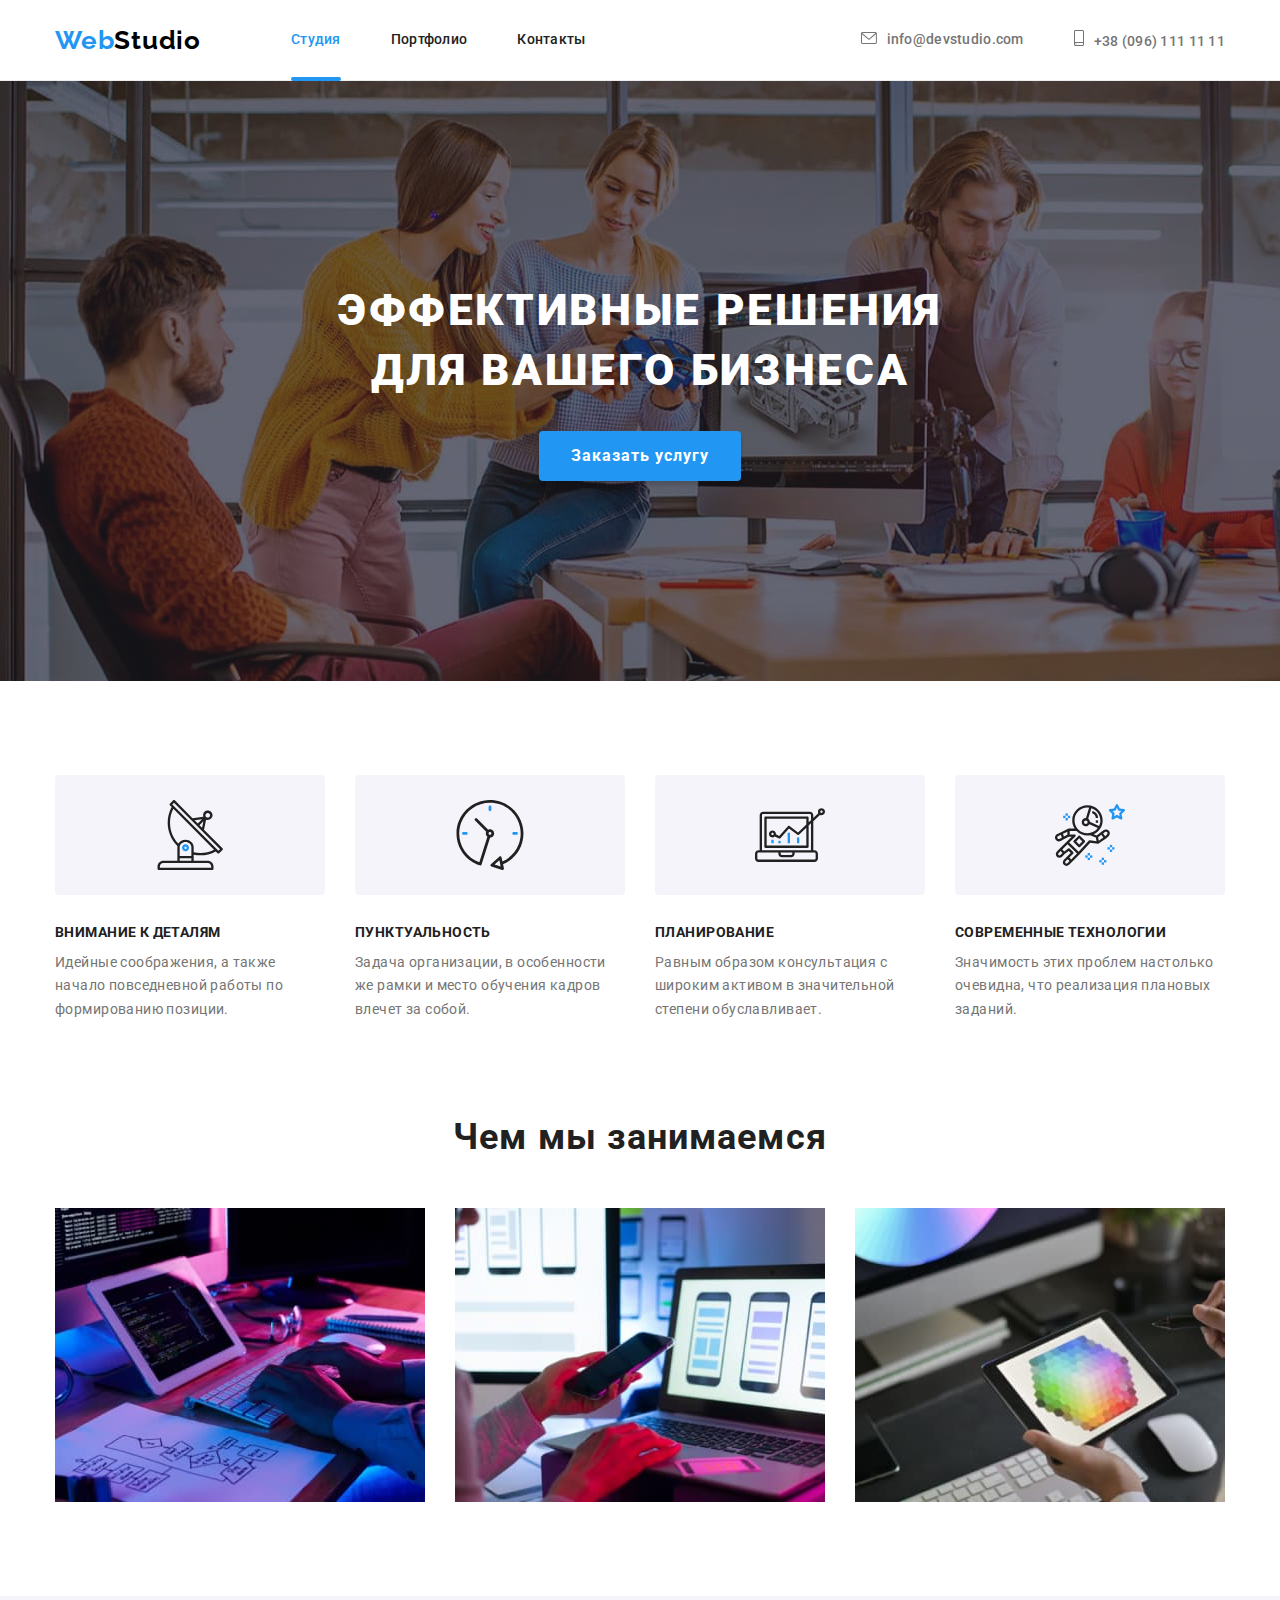
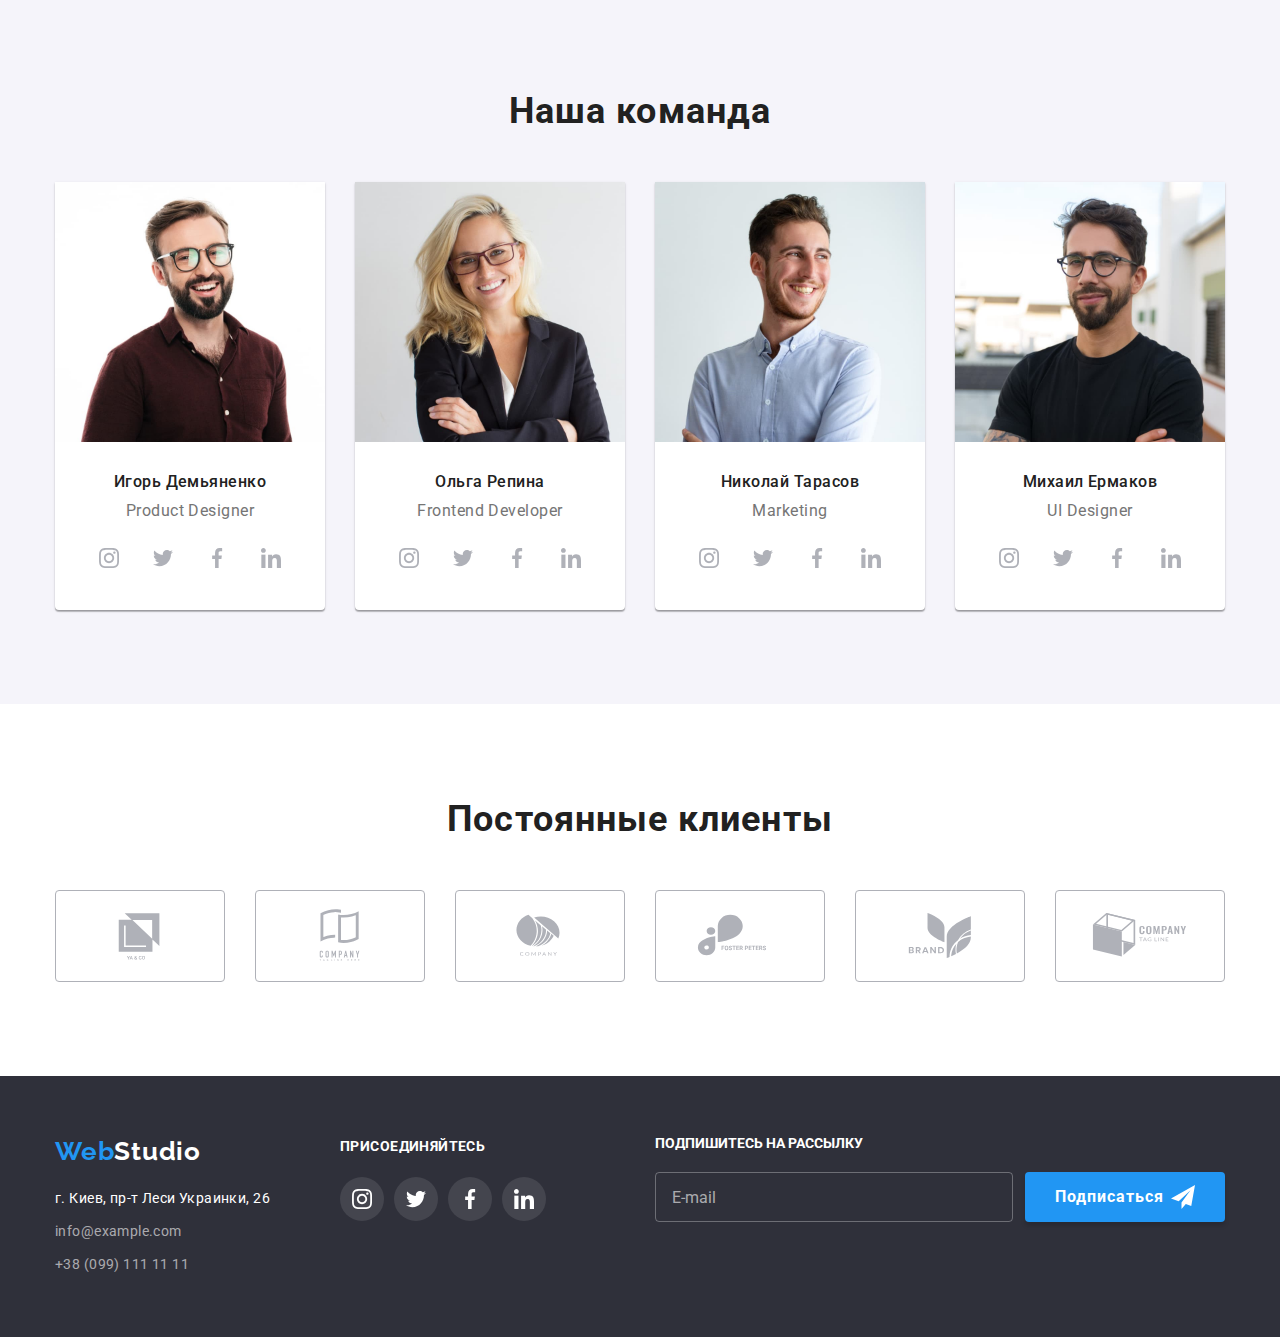
<file: index.html>
<!DOCTYPE html>
<html lang="ru">
<head>
    <meta charset="UTF-8">
    <title>Document</title>
    <link rel="preconnect" href="https://fonts.googleapis.com">
    <link rel="preconnect" href="https://fonts.gstatic.com" crossorigin>
    <link href="https://fonts.googleapis.com/css2?family=Raleway:wght@700&family=Roboto:wght@400;500;700;900&display=swap" rel="stylesheet">
    <link rel="stylesheet" href="https://cdn.jsdelivr.net/npm/modern-normalize@1.1.0/modern-normalize.min.css">
    <link rel="stylesheet" href="./css/styles.css">

</head>
<body>
    <!--HEADER-->
    <header class="page-header">
        <div class="container page-header-container"> 
            <nav class="page-nav">
                <a class="logo link" href="./index.html"><span class="web-logo">Web</span>Studio</a>
                <ul class="menu list">
                    <li class="menu-item">
                        <a class="menu-link link current" href="./index.html">Студия</a>
                    </li>
            
                    <li class="menu-item">
                        <a class="menu-link link" href="./portfolio.html">Портфолио</a>
                    </li>
                    <li class="menu-item">
                        <a class="menu-link link" href="">Контакты</a>
                    </li>
                </ul>
            </nav>
                <a class="contact-phone-number contact-margin link" href="mailto:info@devstudio.com"> 
                    <svg class="header-icon" width="16" height="12">
                        <use href="./images/sprite.svg#icon-envelope"></use>
                    </svg>info@devstudio.com</a>
                <a class="contact-phone-number link" href="tel:+38(096)1111111">
                    <svg class="header-icon" width="10" height="16">
                        <use href="./images/sprite.svg#icon-smartphone"></use>
                    </svg>+38 (096) 111 11 11</a>
        </div>
    </header>
    <main>
        <!--Секция "Заказать услугу"-->
        <section class="hero">
            <div class="container">
                <h1 class="main-title">Эффективные решения<br>для вашего бизнеса</h1>
                <button class="modal-btn-hero" type="button" data-modal-open>Заказать услугу</button>
            </div>
        </section>
        <!--Секция "Skills"-->
        <section class="description">
            <div class="container">
                <ul class="list flex-container">
                    <li>
                        <div class="description-icon">
                            <svg width="70" height="70">
                                <use href="./images/sprite.svg#icon-Group"></use>
                            </svg>
                        </div>
                        <h3 class="toptitle">Внимание к деталям</h3>
                        <p class="section-description">Идейные соображения, а также начало повседневной работы по формированию позиции.</p>
                    </li>
                    <li>
                        <div class="description-icon">
                            <svg  width="70" height="70">
                                <use href="./images/sprite.svg#icon-clock"></use>
                            </svg>
                        </div>
                        <h3 class="toptitle">Пунктуальность</h3>
                        <p class="section-description">Задача организации, в особенности же рамки и место обучения кадров влечет за собой.</p>
                    </li>
                    <li>
                        <div class="description-icon">
                            <svg  width="70" height="70">
                                <use href="./images/sprite.svg#icon-diagram"></use>
                            </svg>
                        </div>
                        <h3 class="toptitle">Планирование</h3>
                        <p class="section-description">Равным образом консультация с широким активом в значительной степени обуславливает.</p>
                    </li>
                    <li>
                        <div class="description-icon">
                            <svg  width="70" height="70">
                                <use href="./images/sprite.svg#icon-astronaut"></use>
                            </svg>
                        </div>
                        <h3 class="toptitle">Современные технологии</h3>
                        <p class="section-description">Значимость этих проблем настолько очевидна, что реализация плановых заданий.</p>
                    </li>
                </ul>
            </div>
        </section>
        <!-- Секция "Чем мы занимаемся"-->
        <section class="section">
            <div class="container">
                <h3 class="title position">Чем мы занимаемся</h3>
                <ul class="list device">
                    <li>
                        <img src="./images/img1.jpg" alt="руки и клавиатура" width="370">
                    </li>
                    <li>
                        <img src="./images/img2.jpg" alt="телефон в руке на фоне ноутбука" width="370">
                    </li>
                    <li>
                        <img src="./images/img3.jpg" alt="планшет в руке" width="370">
                    </li>
                </ul>
            </div>
        </section>
        <!-- Секция "Наша команда"-->
        <section class="our-team">
            <div class="container">
                <h3 class="title position">Наша команда</h3>
                <ul class="list device">
                    <li class="card">
                        <a class="link" href="">
                            <img src="./images/photo1.jpg" alt="Игорь Демьяненко" width="270">
                                <h3 class="teame">Игорь Демьяненко</h3>
                                 <p class="profession" lang="en">Product Designer</p>
                        </a>
                            <ul class="social-list list">
                                <li class="social-list-item">
                                    <a class="social-list-link" href="">
                                        <svg class="social-list-icon" width="20" height="20">
                                            <use href="./images/sprite.svg#icon-instagram"></use>
                                        </svg>
                                    </a>
                                </li>
                                <li class="social-list-item">
                                    <a href="" class="social-list-link">
                                        <svg class="social-list-icon" width="20" height="20">
                                            <use href="./images/sprite.svg#icon-twitter"></use>
                                        </svg>
                                    </a>
                                </li>
                                <li class="social-list-item">
                                    <a href="" class="social-list-link">
                                        <svg class="social-list-icon" width="20" height="20">
                                            <use href="./images/sprite.svg#icon-facebook"></use>
                                        </svg>
                                    </a>
                                </li>
                                <li class="social-list-item">
                                    <a href="" class="social-list-link">
                                        <svg class="social-list-icon" width="20" height="20">
                                            <use href="./images/sprite.svg#icon-linkedin"></use>
                                        </svg>
                                    </a>
                                </li>
                            </ul>
                    </li>
                    <li class="card">
                        <a class="link" href="">
                            <img src="./images/photo2.jpg" alt="Ольга Репина" width="270">
                                <h3 class="teame">Ольга Репина</h3>
                                 <p class="profession" lang="en">Frontend Developer</p>
                        </a>
                            <ul class="social-list list">
                                <li class="social-list-item">
                                    <a href="" class="social-list-link">
                                        <svg class="social-list-icon" width="20" height="20">
                                            <use href="./images/sprite.svg#icon-instagram"></use>
                                        </svg>
                                    </a>
                                </li>
                                <li class="social-list-item">
                                    <a href="" class="social-list-link">
                                        <svg class="social-list-icon" width="20" height="20">
                                            <use href="./images/sprite.svg#icon-twitter"></use>
                                        </svg>
                                    </a>
                                </li>
                                <li class="social-list-item">
                                    <a href="" class="social-list-link">
                                        <svg class="social-list-icon" width="20" height="20">
                                            <use href="./images/sprite.svg#icon-facebook"></use>
                                        </svg>
                                    </a>
                                </li>
                                <li class="social-list-item">
                                    <a href="" class="social-list-link">
                                        <svg class="social-list-icon" width="20" height="20">
                                            <use href="./images/sprite.svg#icon-linkedin"></use>
                                        </svg>
                                    </a>
                                </li>
                            </ul>
                    </li>
                    <li class="card">
                        <a class="link" href="">
                        <img src="./images/photo3.jpg" alt="Николай Тарасов" width="270">
                            <h3 class="teame">Николай Тарасов</h3>
                            <p class="profession" lang="en">Marketing</p>
                        </a>
                            <ul class="social-list list">
                                <li class="social-list-item">
                                    <a href="" class="social-list-link">
                                        <svg class="social-list-icon" width="20" height="20">
                                            <use href="./images/sprite.svg#icon-instagram"></use>
                                        </svg>
                                    </a>
                                </li>
                                <li class="social-list-item">
                                    <a href="" class="social-list-link">
                                        <svg class="social-list-icon" width="20" height="20">
                                            <use href="./images/sprite.svg#icon-twitter"></use>
                                        </svg>
                                    </a>
                                </li>
                                <li class="social-list-item">
                                    <a href="" class="social-list-link">
                                        <svg class="social-list-icon" width="20" height="20">
                                            <use href="./images/sprite.svg#icon-facebook"></use>
                                        </svg>
                                    </a>
                                </li>
                                <li class="social-list-item">
                                    <a href="" class="social-list-link">
                                        <svg class="social-list-icon" width="20" height="20">
                                            <use href="./images/sprite.svg#icon-linkedin"></use>
                                        </svg>
                                    </a>
                                </li>
                            </ul>
                    </li>
                    <li class="card">
                        <a class="link" href="">
                            <img src="./images/photo4.jpg" alt="Михаил Ермаков" width="270">
                                <h3 class="teame">Михаил Ермаков</h3>
                                <p class="profession" lang="en">UI Designer</p>
                        </a>
                            <ul class="social-list list">
                                <li class="social-list-item">
                                    <a href="" class="social-list-link">
                                        <svg class="social-list-icon" width="20" height="20">
                                            <use href="./images/sprite.svg#icon-instagram"></use>
                                        </svg>
                                    </a>
                                </li>
                                <li class="social-list-item">
                                    <a href="" class="social-list-link">
                                        <svg class="social-list-icon" width="20" height="20">
                                            <use href="./images/sprite.svg#icon-twitter"></use>
                                        </svg>
                                    </a>
                                </li>
                                <li class="social-list-item">
                                    <a href="" class="social-list-link">
                                        <svg class="social-list-icon" width="20" height="20">
                                            <use href="./images/sprite.svg#icon-facebook"></use>
                                        </svg>
                                    </a>
                                </li>
                                <li class="social-list-item">
                                    <a href="" class="social-list-link">
                                        <svg class="social-list-icon" width="20" height="20">
                                            <use href="./images/sprite.svg#icon-linkedin"></use>
                                        </svg>
                                    </a>
                                </li>
                            </ul>
                    </li>
                </ul>
            </div>
        </section>
        <section class="clients">
            <div class="container">
                <h3 class="title position">Постоянные клиенты</h3>
                <ul class="client-list list">
                    <li class="client-list-item">
                        <a href="" class="client-list-link">
                            <svg class="client-list-icon" width="106" height="60">
                                <use href="./images/sprite.svg#icon-Logo1"></use>
                            </svg>
                        </a>
                    </li>
                    <li class="client-list-item">
                        <a href="" class="client-list-link">
                            <svg class="client-list-icon" width="106" height="60">
                                <use href="./images/sprite.svg#icon-Logo2"></use>
                            </svg>
                        </a>
                    </li>
                    <li class="client-list-item">
                        <a href="" class="client-list-link">
                            <svg class="client-list-icon" width="106" height="60">
                                <use href="./images/sprite.svg#icon-Logo3"></use>
                            </svg>
                        </a>
                    </li>
                    <li class="client-list-item">
                        <a href="" class="client-list-link">
                            <svg class="client-list-icon" width="106" height="60">
                                <use href="./images/sprite.svg#icon-Logo4"></use>
                            </svg>
                        </a>
                    </li>
                    <li class="client-list-item">
                        <a href="" class="client-list-link">
                            <svg class="client-list-icon" width="106" height="60">
                                <use href="./images/sprite.svg#icon-Logo5"></use>
                            </svg>
                        </a>
                    </li>
                    <li class="client-list-item">
                        <a href="" class="client-list-link">
                            <svg class="client-list-icon" width="106" height="60">
                                <use href="./images/sprite.svg#icon-Logo6"></use>
                            </svg>
                        </a>
                    </li>
                </ul>
            </div>
        </section>
    </main>
    <!--Подвал-->
    <footer class="footer-color">
        <div class="container footer-box">
            <div class="">
                <a class="logo-footer link" href="./index.html"><span class="web-logo">Web</span>Studio</a>
            <address>
                <ul class="list">
                    <li class="list-footer">
                        <a class="link link-theme-light" href="">г. Киев, пр-т Леси Украинки, 26</a>
                    </li>
                    <li class="list-footer">
                        <a class="link link-theme-dark" href="mailto:info@example.com">info@example.com</a>
                    </li>
                    <li>
                        <a class="link link-theme-dark" href="tel:+38(099)1111111">+38 (099) 111 11 11</a>
                    </li>
                </ul>
            </address>
            </div>
            <div class="footer-box-social">
                <h3 class="footer-social-title">Присоединяйтесь</h3>
                <ul class="social-list list">
                    <li class="social-list-item">
                        <a href="" class="social-list-link-footer">
                            <svg class="social-list-icon-footer" width="20" height="20">
                                <use href="./images/sprite.svg#icon-instagram"></use>
                            </svg>
                        </a>
                    </li>
                    <li class="social-list-item">
                        <a href="" class="social-list-link-footer">
                            <svg class="social-list-icon-footer" width="20" height="20">
                                <use href="./images/sprite.svg#icon-twitter"></use>
                            </svg>
                        </a>
                    </li>
                    <li class="social-list-item">
                        <a href="" class="social-list-link-footer">
                            <svg class="social-list-icon-footer" width="20" height="20">
                                <use href="./images/sprite.svg#icon-facebook"></use>
                            </svg>
                        </a>
                    </li>
                    <li class="social-list-item">
                        <a href="" class="social-list-link-footer">
                            <svg class="social-list-icon-footer" width="20" height="20">
                                <use href="./images/sprite.svg#icon-linkedin"></use>
                            </svg>
                        </a>
                    </li>
                </ul>
            </div>
        <div class="footer-wrapper-item">
            <p class="footer-mailing-list">Подпишитесь на рассылку</p>
            <form class="send-email-wrapper">
                <input type="email" class="footer-email-form" name="Email" placeholder="E-mail" required autocomplete="off" />
                <button type="submit" class="send-email-btn">Подписаться
                    <svg class="send-email-icon" width="24" height="24">
                        <use href="./images/sprite.svg#send"></use>
                    </svg>
                </button>
            </form>
        </div>
        </div>
    </footer>
    <div class="backdrop is-hidden" data-modal>
        <form class="modal" autocomplete="off">
            <button class="modal-close-btn" data-modal-close>
                <svg class="modal-close-icon" width="18" height="18">
                    <use href="./images/sprite.svg#icon-close-modal"></use>
                </svg>
            </button>
                <p class="form-header">Оставьте свои данные, мы вам перезвоним</p>
                <label class="form-label">
                    <span class="label-text">Имя</span>
                    <span class="form-field">
                        <input type="text" class="form-input" name="Имя"  required
                pattern="[a-zA-Zа-яА-Я]+" minlength="2" />
                        <svg class="form-input-icon" width="18" height="18">
                            <use href="./images/sprite.svg#person"></use>
                        </svg>
                    </span>
                </label>
                <label class="form-label">
                    <span class="label-text">Телефон</span>
                    <span class="form-field">
                        <input type="tel" class="form-input" name="Телефон"  required maxlength="10" pattern="[0-9]{3}-[0-9]{3}-[0-9]{2}-[0-9]{2}"
                        title="xxx-xxx-xx-xx" />
                        <svg class="form-input-icon" width="18" height="18">
                            <use href="./images/sprite.svg#phone"></use>
                        </svg>
                    </span>
                </label>
                <label class="form-label">
                    <span class="label-text">Почта</span>
                    <span class="form-field">
                        <input type="email" class="form-input" name="Почта" required />
                        <svg class="form-input-icon" width="18" height="18">
                            <use href="./images/sprite.svg#email"></use>
                        </svg>
                    </span>
                </label>
                <label class="form-label">
                    <span class="label-text">Комментарий</span>
                    <textarea 
                    class="form-comment" 
                    name="Комментарий" 
                    placeholder="Введите текст">
                    </textarea>
                </label>
                <label class="deal-label">
                    <input class="deal-checkbox visually-hidden" type="checkbox" name="Договор" required />
                    Соглашаюсь с рассылкой и принимаю&nbsp;<a class="deal" href="">Условия договора</a>
                    <svg width="16" height="15" class="unchecked-icon">
                        <use href="./images/sprite.svg#choice"></use>
                    </svg>
                    <svg width="16" height="15" class="check-icon">
                        <use href="./images/sprite.svg#choice-check"></use>
                    </svg>
                </label>
                <button type="submit" class="modal-send-btn">Отправить</button>
        </form>
    </div>
    <script src="./js/modal.js"></script>
</body>
</html>
</file>
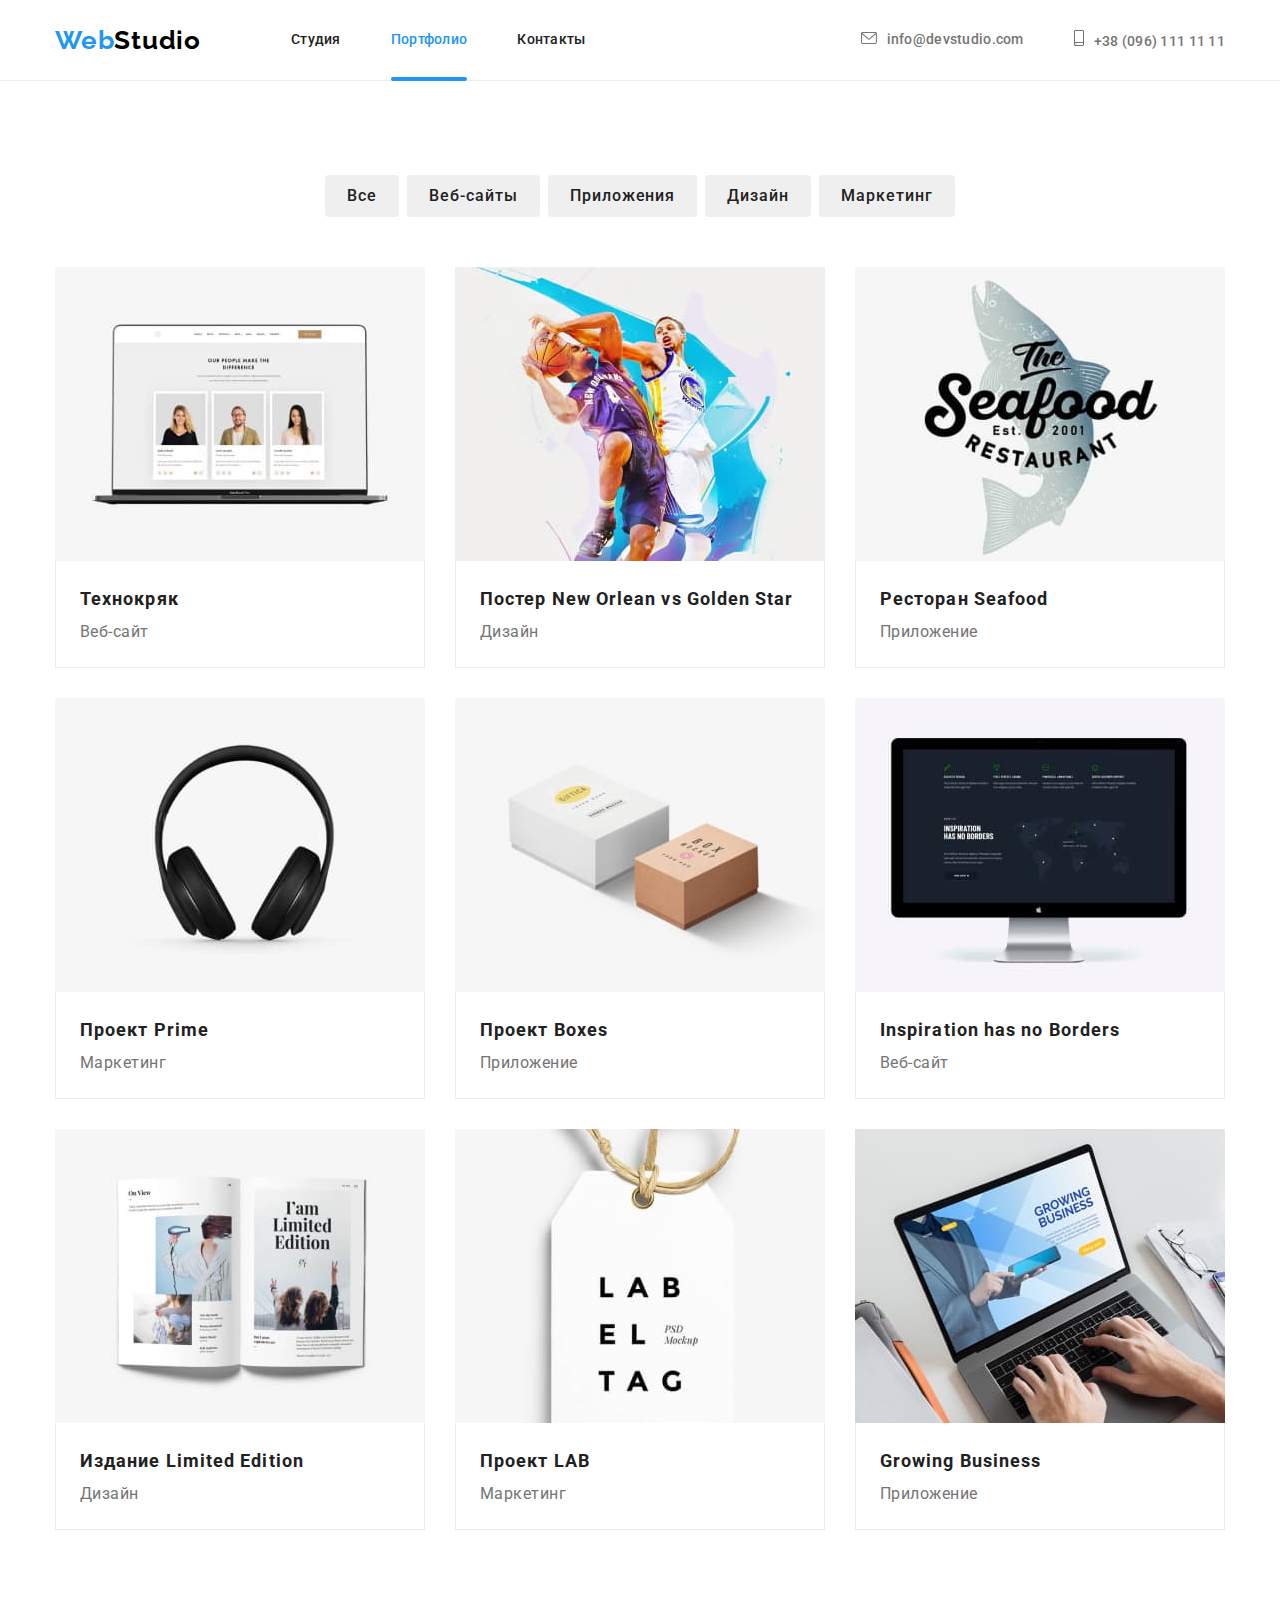
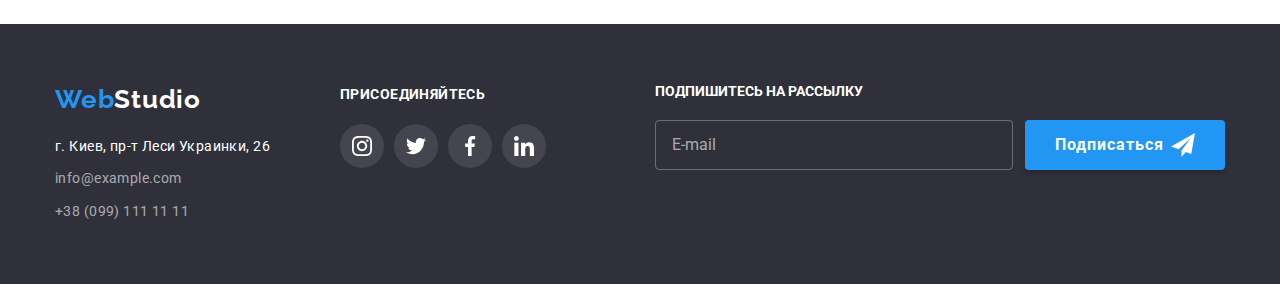
<file: portfolio.html>
<!DOCTYPE html>
<html lang="ru">

<head>
    <meta charset="UTF-8">
    <title>Document</title>
    <link rel="preconnect" href="https://fonts.googleapis.com">
    <link rel="preconnect" href="https://fonts.gstatic.com" crossorigin>
    <link href="https://fonts.googleapis.com/css2?family=Raleway:wght@700&family=Roboto:wght@400;500;700;900&display=swap" rel="stylesheet">
    <link rel="stylesheet" href="https://cdn.jsdelivr.net/npm/modern-normalize@1.1.0/modern-normalize.min.css">
    <link rel="stylesheet" href="./css/styles.css">

</head>

<body>
    <!--HEADER-->
    <header class="page-header">
        <div class="container page-header-container">
            <nav class="page-nav">
                <a class="logo link" href="./index.html"><span class="web-logo">Web</span>Studio</a>
                <ul class="menu list">
                    <li class="menu-item">
                        <a class="menu-link link" href="./index.html">Студия</a>
                    </li>
    
                    <li class="menu-item">
                        <a class="menu-link link current" href="./portfolio.html">Портфолио</a>
                    </li>
                    <li class="menu-item">
                        <a class="menu-link link" href="">Контакты</a>
                    </li>
                </ul>
            </nav>
            <a class="contact-phone-number contact-margin link" href="mailto:info@devstudio.com">
                <svg class="header-icon" width="16px" height="12px">
                    <use href="./images/sprite.svg#icon-envelope"></use>
                </svg>info@devstudio.com</a>
            <a class="contact-phone-number link" href="tel:+38(096)1111111">
                <svg class="header-icon" width="10px" height="16px">
                    <use href="./images/sprite.svg#icon-smartphone"></use>
                </svg>+38 (096) 111 11 11</a>
        </div>
    </header>
    <main>
        <!--Секция "Кнопки навигации"-->
        <section class="card-section">
            <div class="container">
            <!--<h1>Кнопки навигации</h1>-->
            <ul class="list btn-device">
                <li>
                    <button class="modal-btn" type="button">Все</button>
                </li>
                <li>
                    <button class="modal-btn" type="button">Веб-сайты</button>
                </li>
                <li>
                    <button class="modal-btn" type="button">Приложения</button>
                </li>
                <li>
                    <button class="modal-btn" type="button">Дизайн</button>
                </li>
                <li>
                    <button class="modal-btn" type="button">Маркетинг</button>
                </li>
            </ul>
            <!--<h2>Иконки проектов</h2>-->
            <ul class="portfolio-list list">
                <li class="portfolio-list-item">
                    <a class="portfolio-link link" href="">
                        <div class="portfolio-img-wrapper">
                            <img src="./images/imgikon1.jpg" alt="Ноутбук с открытой страницей сайта" width="370">
                                <p class="overlay">Ресурс предлагает комплексные предложения с разным уровнем функционала и сервисов. Все это позволит
                            посетителю получить исчерпывающие сведения о компании или частном лице.</p>
                        </div>
                        <div class="portfolio-item-wrapper">
                            <h3 class="project-name">Технокряк</h3>
                            <p class="project">Веб-сайт</p>
                        </div>
                    </a>
                </li>
                <li class="portfolio-list-item">
                    <a class="portfolio-link link" href="">
                        <div class="portfolio-img-wrapper">
                            <img src="./images/imgikon2.jpg" alt="Игра двоих баскетболистов" width="370">
                                <p class="overlay">Ресурс предлагает комплексные предложения с разным уровнем функционала и сервисов. Все это позволит
                            посетителю получить исчерпывающие сведения о компании или частном лице.</p>
                        </div>
                        <div class="portfolio-item-wrapper">
                            <h3 class="project-name">Постер New Orlean vs Golden Star</h3>
                            <p class="project">Дизайн</p>
                        </div>
                    </a>
                </li>
                <li class="portfolio-list-item">
                    <a class="portfolio-link link" href="">
                        <div class="portfolio-img-wrapper">
                            <img src="./images/imgikon3.jpg" alt="Логотип ресторана Seafood" width="370">
                                <p class="overlay">Ресурс предлагает комплексные предложения с разным уровнем функционала и сервисов. Все это позволит
                            посетителю получить исчерпывающие сведения о компании или частном лице.</p>
                            </div>
                        <div class="portfolio-item-wrapper">
                            <h3 class="project-name">Ресторан Seafood</h3>
                            <p class="project">Приложение</p>
                        </div>
                    </a>
                </li>
                <li class="portfolio-list-item">
                    <a class="portfolio-link link" href="">
                        <div class="portfolio-img-wrapper">
                            <img src="./images/imgikon4.jpg" alt="Накладные наушники" width="370">
                                <p class="overlay">Ресурс предлагает комплексные предложения с разным уровнем функционала и сервисов. Все это позволит
                            посетителю получить исчерпывающие сведения о компании или частном лице.</p>
                            </div>
                        <div class="portfolio-item-wrapper">
                            <h3 class="project-name">Проект Prime</h3>
                            <p class="project">Маркетинг</p>
                        </div>
                    </a>
                </li>
                <li class="portfolio-list-item">
                    <a class="portfolio-link link" href="">
                        <div class="portfolio-img-wrapper">
                            <img src="./images/imgikon5.jpg" alt="Две коробки" width="370">
                                <p class="overlay">Ресурс предлагает комплексные предложения с разным уровнем функционала и сервисов. Все это позволит
                            посетителю получить исчерпывающие сведения о компании или частном лице.</p>
                            </div>
                        <div class="portfolio-item-wrapper">
                            <h3 class="project-name">Проект Boxes</h3>
                            <p class="project">Приложение</p>
                        </div>
                    </a>
                </li>
                <li class="portfolio-list-item">
                    <a class="portfolio-link link" href="">
                        <div class="portfolio-img-wrapper">
                            <img src="./images/imgikon6.jpg" alt="Изображон копьютер" width="370">
                                <p class="overlay">Ресурс предлагает комплексные предложения с разным уровнем функционала и сервисов. Все это позволит
                            посетителю получить исчерпывающие сведения о компании или частном лице.</p>
                            </div>
                        <div class="portfolio-item-wrapper">
                            <h3 lang="en" class="project-name">Inspiration has no Borders</h3>
                            <p class="project">Веб-сайт</p>
                        </div>
                    </a>
                </li>
                <li class="portfolio-list-item">
                    <a class="portfolio-link link" href="">
                        <div class="portfolio-img-wrapper">
                            <img src="./images/imgikon7.jpg" alt="Открытая книга" width="370">
                                <p class="overlay">Ресурс предлагает комплексные предложения с разным уровнем функционала и сервисов. Все это позволит
                            посетителю получить исчерпывающие сведения о компании или частном лице.</p>
                            </div>
                        <div class="portfolio-item-wrapper">
                            <h3 class="project-name">Издание Limited Edition</h3>
                            <p class="project">Дизайн</p>
                        </div>
                    </a>
                </li>
                <li class="portfolio-list-item">
                    <a class="portfolio-link link" href="">
                        <div class="portfolio-img-wrapper">
                            <img src="./images/imgikon8.jpg" alt="Картинка логотип Проект LAB" width="370">
                                <p class="overlay">Ресурс предлагает комплексные предложения с разным уровнем функционала и сервисов. Все это позволит
                            посетителю получить исчерпывающие сведения о компании или частном лице.</p>
                        </div>
                        <div class="portfolio-item-wrapper">
                            <h3 class="project-name">Проект LAB</h3>
                            <p class="project">Маркетинг</p>
                        </div>
                    </a>
                </li>
                <li class="portfolio-list-item">
                    <a class="portfolio-link link" href="">
                        <div class="portfolio-img-wrapper">
                            <img src="./images/imgikon9.jpg" alt="Печатает на ноутбуке" width="370">
                                <p class="overlay">Ресурс предлагает комплексные предложения с разным уровнем функционала и сервисов. Все это позволит
                            посетителю получить исчерпывающие сведения о компании или частном лице.</p> 
                        </div>
                        <div class="portfolio-item-wrapper">
                            <h3 class="project-name">Growing Business</h3>
                            <p class="project">Приложение</p>
                        </div>
                    </a>
                </li>
            </ul>
            </div>
        </section>
    </main>
    <!--Подвал-->
    <footer class="footer-color">
        <div class="container footer-box">
            <div class="">
                <a class="logo-footer link" href="./index.html"><span class="web-logo">Web</span>Studio</a>
                <address>
                    <ul class="list">
                        <li class="list-footer">
                            <a class="link link-theme-light" href="">г. Киев, пр-т Леси Украинки, 26</a>
                        </li>
                        <li class="list-footer">
                            <a class="link link-theme-dark" href="mailto:info@example.com">info@example.com</a>
                        </li>
                        <li>
                            <a class="link link-theme-dark" href="tel:+38(099)1111111">+38 (099) 111 11 11</a>
                        </li>
                    </ul>
                </address>
            </div>
            <div class="footer-box-social">
                <h3 class="footer-social-title">Присоединяйтесь</h3>
                <ul class="social-list list">
                    <li class="social-list-item">
                        <a href="" class="social-list-link-footer">
                            <svg class="social-list-icon-footer" width="20" height="20">
                                <use href="./images/sprite.svg#icon-instagram"></use>
                            </svg>
                        </a>
                    </li>
                    <li class="social-list-item">
                        <a href="" class="social-list-link-footer">
                            <svg class="social-list-icon-footer" width="20" height="20">
                                <use href="./images/sprite.svg#icon-twitter"></use>
                            </svg>
                        </a>
                    </li>
                    <li class="social-list-item">
                        <a href="" class="social-list-link-footer">
                            <svg class="social-list-icon-footer" width="20" height="20">
                                <use href="./images/sprite.svg#icon-facebook"></use>
                            </svg>
                        </a>
                    </li>
                    <li class="social-list-item">
                        <a href="" class="social-list-link-footer">
                            <svg class="social-list-icon-footer" width="20" height="20">
                                <use href="./images/sprite.svg#icon-linkedin"></use>
                            </svg>
                        </a>
                    </li>
                </ul>
            </div>
            <div class="footer-wrapper-item">
                <p class="footer-mailing-list">Подпишитесь на рассылку</p>
                <form class="send-email-wrapper">
                    <input 
                            type="email"
							class="footer-email-form"
							name="Email"
							placeholder="E-mail"
							required
							autocomplete="off" />
                            <button type="submit" class="send-email-btn">Подписаться
                                <svg class="send-email-icon" width="24" height="24">
                                    <use href="./images/sprite.svg#send"></use>
                                </svg>
                            </button>
                </form>
            </div>

        </div>
    </footer>
    </body>
    
    </html>
</file>
<file: css/styles.css>
:root{
    --accent-color:#2196F3;
    --primary-font:'Roboto', sans-serif;
    --time-and-function: 250ms cubic-bezier(0.4, 0, 0.2, 1);
}
.list{
    list-style: none;
}
.link{
    text-decoration: none;
}
body{
    font-family:var(--primary-font);
}

.container{
    width: 1200px;
    margin-left: auto;
    margin-right: auto;
    padding-left: 15px;
    padding-right: 15px;
}

/*=======================COMPONENTS=============== */
.modal-btn {
    padding-top: 6px;
    padding-left: 22px;
    padding-bottom: 6px;
    padding-right: 22px;
    border-radius: 4px;
    border: 0;
    font-weight: 500;
    font-size: 16px;
    line-height: 1.88;
    letter-spacing: 0.06em;
    cursor: pointer;
    color: #212121;

    transition: color var(--time-and-function), background-color var(--time-and-function), box-shadow var(--time-and-function);
}
.modal-btn-hero:hover,
.modal-btn-hero:focus {
    background-color: #188CE8;
}
   
.modal-btn-hero{
    margin-top: 30px;
    min-width: 200px;
    padding-top: 10px;
    padding-left: 32px;
    padding-bottom: 10px;
    padding-right: 32px;
    box-shadow: 0px 4px 4px rgba(0, 0, 0, 0.15);
    border-radius: 4px;
    border: 0;
    font-weight: 700;
    font-size: 16px;
    line-height: 1.88;
    letter-spacing: 0.06em;
    cursor: pointer;  
    background: #2196F3;
    color: #FFFFFF;

    transition: background-color var(--time-and-function);
}

.modal-btn:hover,
.modal-btn:focus {
    box-shadow: 0px 3px 1px rgba(0, 0, 0, 0.1), 0px 1px 2px rgba(0, 0, 0, 0.08), 0px 2px 2px rgba(0, 0, 0, 0.12);
    border-radius: 4px;
    background-color: #2196F3;
    color: #FFFFFF;
}
.toptitle {
    margin-bottom: 10px;
    font-weight: 700;
    font-size: 14px;
    line-height: 1.14;
    letter-spacing: 0.03em;
    text-transform: uppercase;
    color: #212121;
}

.section-description {
    font-weight: 400;
    font-size: 14px;
    line-height: 1.7;
    letter-spacing: 0.03em;
    color: #757575;
}
/*=======================/COMPONENTS=============== */

/*=======================HEADER=============== */
header{
    border-bottom: 1px solid #ECECEC;
}
.header-icon{
    margin-right: 10px;
    fill:currentColor;
}
.page-header{
    padding-top: 0px;
    padding-bottom: 0px;
}
.page-header-container{
    display:flex;
    align-items: center;
}
.page-nav{
    display: flex;
    align-items: center;
}
.logo{
    margin-right: 90px;
}
.menu{
    display: flex;
    align-items: center;
}
.menu-item:not(:last-child){
    margin-right: 50px;
}
.menu-link{
    display: flex;
}
.page-header{
    background: #FFFFFF;
}

.menu-link{
    position: relative;
    
    font-weight: 500;
    font-size: 14px;
    line-height: 1.14;
    letter-spacing: 0.02em;
    color: #212121;

    display: block;
    padding: 32px 0;
    transition: color var(--time-and-function);
}
.menu-link.current {
    color:#2196F3;
}

.menu-link.current::after {
    position: absolute;
    display: block;
    bottom: -1px;
    height: 4px;
    width: 100%;
    content: '';
    background-color:#2196F3;
    border-radius: 2px;
}

.menu-link:hover,
.menu-link:focus{
    color:var(--accent-color);
}
.contact-margin{
    margin-left: auto;
    margin-right: 50px;
}
.contact-phone-number{
    font-weight: 500;
    font-size: 14px;
    line-height: 1.14;
    letter-spacing: 0.02em;
    color: #757575;

    transition: color var(--time-and-function);
}
.contact-phone-number:hover,
.contact-phone-number:focus{
    color: #2196F3;
}
/*=======================/HEADER=============== */

.description-icon{
    display: flex;
    justify-content: center;
    align-items: center;
    margin-bottom: 30px;
    width: 270px;
    height: 120px;
    background: #F5F4FA;
    border-radius: 4px;
}

.main-title{

    font-weight: 900;
    font-size: 44px;
    line-height: 1.36;
    text-align: center;
    letter-spacing: 0.06em;
    text-transform: uppercase;
    color: #FFFFFF;
}

.description{
    padding-top:94px ;
    padding-bottom:94px ;
}
.btn{
    margin-top: 30px;
}

.title{
    font-weight: 700;
    font-size: 36px;
    line-height: 1.17;
    text-align: center;
    letter-spacing: 0.03em;
    color: #212121;
}

.logo{
    font-family: 'Raleway', sans-serif;
    font-weight: 700;
    font-size: 26px;
    line-height: 1.19;
    letter-spacing: 0.03em;
    color: #000000;
}
.web-logo{
    color: #2196F3;
}


.link-theme-dark{
    font-family: 'Roboto', sans-serif;
    font-style: normal;
    font-weight: 400;
    font-size: 14px;
    line-height: 1.7;
    letter-spacing: 0.03em;
    color: rgba(255, 255, 255, 0.6);

    
}
.link-theme-light{
    font-family: 'Roboto', sans-serif;
    font-style: normal;
    font-weight: 400;
    font-size: 14px;
    line-height: 1.7;
    letter-spacing: 0.03em;
    color: #FFFFFF;
    
    
}

.hero{
    background-image: linear-gradient(rgba(47, 48, 58, 0.4), rgba(47, 48, 58, 0.4)) , 
    url(../images/bgimg.jpg);
    background-size: cover;
    background-color: #2F303A;
    text-align: center;
    padding-top: 200px;
    padding-bottom: 200px;
}
.project-name{
    font-weight: 700;
    font-size: 18px;
    line-height: 2;
    letter-spacing: 0.06em;
    color: #212121;
}
.project{
    font-weight: 400;
    font-size: 16px;
    line-height: 1.87;
    letter-spacing: 0.03em;
    color: #757575;
}
.our-team{
    background-color: #F5F4FA;
    padding-top: 94px;
    padding-bottom: 94px;
}
.clients{
    padding-top: 94px;
    padding-bottom: 94px;
    background-color:;
}
.card-section{
    padding-top: 94px;
    padding-bottom: 94px;
}
.section{
    padding-bottom: 94px;
    }
.position{
    margin-bottom: 50px;
}
.flex-container{
    display: flex;
    gap: 30px;
    flex-basis: calc((100% - 60px) / 3);
}
.btn-device{
    display: flex;
    align-items: center;
    justify-content: center;
    flex-wrap: wrap;
    gap: 8px;
    margin-bottom: 50px;
}

.device{
    display: flex;
    align-items: center;
    justify-content: center;
    flex-wrap: wrap;
    gap: 30px;
}
.card{
    padding-bottom: 30px;
    background: #FFFFFF;
    box-shadow: 0px 1px 3px rgba(0, 0, 0, 0.12), 0px 1px 1px rgba(0, 0, 0, 0.14), 0px 2px 1px rgba(0, 0, 0, 0.2);
    border-radius: 0px 0px 4px 4px;
}

.card-content{
    padding-top: 20px;
    padding-bottom: 20px;
    padding-left: 24px;
    padding-right: 24px;
    background: #FFFFFF;
    border: 1px solid #EEEEEE;
}

/* ============= PORTFOLIO ============= */
.portfolio-list {
    margin-top: 50px;
    display: flex;
    flex-wrap: wrap;
    gap: 30px;
}
.portfolio-list-item {
    background-color:#FFFFFF;
}
.portfolio-link {
    position: relative;
    display: block;
}
.portfolio-link:hover,
.portfolio-link:focus {
    box-shadow: 0px 1px 1px rgba(0, 0, 0, 0.12), 
    0px 4px 4px rgba(0, 0, 0, 0.06),
    1px 4px 6px rgba(0, 0, 0, 0.16);
}
.portfolio-img-wrapper{
    position: relative;
    overflow: hidden;
}
.portfolio-item-wrapper {
    border: 1px solid #ECECEC;
    border-top: none;
    padding: 20px 24px;
}
.overlay{
    position: absolute;
    top: 0;
    display: block;
    padding: 63px 24px;
    height: 100%;
    width: 100%;
    transform: translate(0, 100%);
    font-weight: 400;
    font-size: 18px;
    line-height: 1.56;
    transition: transform var(--time-and-function);
    background-color: rgba(33, 150, 243, 0.9);
    color: #FFFFFF;
}
.portfolio-link:hover .overlay,
.portfolio-link:focus .overlay{
    transform: translate(0, 0);
}
/* ============= /PORTFOLIO ============= */

/* ============= SOCIAL ============= */
.social-list{
    display: flex;
    justify-content: center;
    gap: 10px;
}
.social-list-icon{
    fill:#AFB1B8;
}
.social-list-link{
    display: flex;
    justify-content: center;
    align-items: center;
    width: 44px;
    height: 44px;
    border-radius: 50%;
    background-color: #FFFFFF;

    transition: background-color var(--time-and-function);
}
.social-list-link:hover,
.social-list-link:focus{
    background-color: #2196F3;
}
.social-list-link:hover .social-list-icon,
.social-list-link:focus .social-list-icon{
    fill: #FFFFFF;
}

.social-list-icon-footer{
    fill: #FFFFFF;
}
.social-list-link-footer{
    display: flex;
    justify-content: center;
    align-items: center;
    width: 44px;
    height: 44px;
    border-radius: 50%;
    background-color: rgba(255, 255, 255, 0.1);

    transition: background-color var(--time-and-function);
}
.social-list-link-footer:hover,
.social-list-link-footer:focus {
    background-color: #2196F3;
}

.social-list-link-footer:hover .social-list-icon,
.social-list-link-footer:focus .social-list-icon {
    fill: #FFFFFF;
}
/* ============= /SOCIAL ============= */

/* ============= CLIENTS ============= */
.client-list {
    display: flex;
    justify-content: center;
    gap: 30px;
}

.client-list-link {
    display: flex;
    align-items: center;
    justify-content: center;

    width: 170px;
    height: 92px;
    border: 1px solid #AFB1B8;
    border-radius: 4px;
    color: #AFB1B8;

    transition: border-color var(--time-and-function), color var(--time-and-function);
}

.client-list-icon {
    fill: currentColor;
}

.client-list-link:hover,
.client-list-link:focus {
    border: 1px solid #2196F3;
    color: #2196F3;
}

/* ============= /CLIENTS ============= */

/* ======================== MODAL WINDOW ==================== */
.backdrop.is-hidden {
    visibility: hidden;
    opacity: 0;
    pointer-events: none;
    transform: rotate(-90deg) scale(3);

}

.backdrop {
    position: fixed;
    display: flex;
    justify-content: center;
    align-items: center;
    top: 0;
    left: 0;
    z-index: 100;
    width: 100%;
    height: 100%;
    background-color: rgba(0, 0, 0, 0.2);

    transition: opacity var(--time-and-function), visibility var(--time-and-function), transform var(--time-and-function);
}

.modal {
    position: relative;
    background-color:#FFFFFF;
    box-shadow: 0px 1px 3px rgba(0, 0, 0, 0.12), 0px 1px 1px rgba(0, 0, 0, 0.14), 0px 2px 1px rgba(0, 0, 0, 0.2);
    border-radius: 4px;
    width: 528px;
    height: 581px;

    padding: 40px;
}


.modal-close-btn {

    display: flex;
    justify-content: center;
    align-items: center;
    position: absolute;
    top: 8px;
    right: 8px;
    cursor: pointer;
    width: 30px;
    height: 30px;
    background-color: transparent;
    border: 1px solid rgba(0, 0, 0, 0.1);
    border-radius: 50%;

    transition: border-color var(--time-and-function);
    
}
.modal-close-btn:hover,
.modal-close-btn:focus{
    border-color: #2196F3;
}
.modal-close-icon {
    transition: fill var(--time-and-function);
}
.modal-close-btn:hover .modal-close-icon,
.modal-close-btn:focus .modal-close-icon{
    fill:#2196F3; 
}

.modal-close-icon {
    fill:#000000;
}
.form-header {
    font-weight: 700;
    font-size: 20px;
    line-height: 1.15;
    letter-spacing: 0.03em;
    text-align: center;
    margin-bottom: 12px;
}
.form-label {
    display: flex;
    flex-direction: column;
}
.label-text {
    font-weight: 400;
    font-size: 12px;
    line-height: 1.17;
    letter-spacing: 0.01em;
    margin-bottom: 4px;
    transition: color var(--time-and-function);
    color: #757575;
}

.form-field {
    position: relative;
}
.form-input {
    cursor: pointer;
    display: block;
    width: 100%;
    height: 40px;
    font-size: 14px;
    line-height: 1.14;
    margin-bottom: 10px;

    outline: none;
    padding: 12px 12px 12px 42px;
    border: 1px solid rgba(33, 33, 33, 0.2);
    border-radius: 4px;

    transition: color var(--time-and-function), border-color var(--time-and-function);
}
.form-input:focus-within,
.form-input:hover {
    border-color: #2196F3;
    color: #2196F3;
}
.form-input-icon {
    position: absolute;
    top: 50%;
    left: 12px;
    transform: translateY(-75%);
    transition: fill var(--time-and-function);
}
.form-input:focus-within+.form-input-icon,
.form-input:hover+.form-input-icon {
    fill: #2196F3;
}
.form-comment {
    border: 1px solid rgba(33, 33, 33, 0.2);
    border-radius: 4px;
    width: 100%;
    height: 120px;
    resize: none;
    padding: 12px 16px;
    margin-bottom: 20px;

    font-weight: 400;
    font-size: 14px;
    line-height: 1.14;
    letter-spacing: 0.01em;
    outline: none;

    transition: color var(--time-and-function), border-color var(--time-and-function);
}
.form-label:focus-within .form-comment,
.form-label:hover .form-comment {
    border-color: #2196F3;
    color: #2196F3;
}

.form-comment::placeholder {
    font-weight: 400;
    font-size: 14px;
    line-height: 1.14;
    letter-spacing: 0.01em;
    color: rgba(117, 117, 117, 0.5);
}
.deal-label {
    font-weight: 400;
    font-size: 14px;
    line-height: 1.71;
    color: #757575;
    padding-left: 25px;
    margin-bottom: 30px;

    display: flex;
    position: relative;
    align-items: center;
}
.deal {
    font-weight: 400;
    font-size: 14px;
    line-height: 1.71;
    color: #2196F3;
}
.deal-checkbox{
visibility: hidden;
}
.check-icon {
    position: absolute;
    visibility: hidden;
    opacity: 0;
    top: 50%;
    left: 13px;
    transform: translateY(-50%);
    transition: visibility var(--time-and-function), opacity var(--time-and-function);
}

.unchecked-icon {
    position: absolute;
    opacity: 1;
    top: 50%;
    left: 13px;
    transform: translateY(-50%);
    background-color: #FFFFFF;
    transition: visibility var(--time-and-function), opacity var(--time-and-function);
}

.deal-checkbox:checked~.unchecked-icon {
    visibility: hidden;
    opacity: 0;
    transform: scale(0);
}

.deal-checkbox:checked~.check-icon {
    visibility: visible;
    opacity: 1;
}
.modal-send-btn {
    display: flex;
    margin-left: auto;
    margin-right: auto;
    
    cursor: pointer;
    font-weight: 700;
    font-size: 16px;
    line-height: 1.88;
    letter-spacing: 0.06em;
    color: #FFFFFF;
    background-color: #2196F3;
    border-radius: 4px;
    border-color:transparent;
    padding: 10px 55px;
    transition: background-color var(--time-and-function), box-shadow var(--time-and-function);
}

.modal-send-btn:hover,
.modal-send-btn:focus {
    background-color: #188CE8;
    box-shadow: 0px 4px 4px rgba(0, 0, 0, 0.15);
}

/* ======================== /MODAL WINDOW ==================== */


.teame{
    padding-top: 30px;
    margin-bottom: 10px;
    text-align: center;
    font-weight: 500;
    font-size: 16px;
    line-height: 1.19;
    letter-spacing: 0.03em;
    color: #212121;
}
.profession{
    margin-bottom: 16px;
    text-align: center;
    font-weight: 400;
    font-size: 16px;
    line-height: 1.19;
    letter-spacing: 0.03em;
    color: #757575;
}
 /* ============================ footer ======================== */
.footer-box{
    display: flex;
}
.footer-box-social{
    margin-left: 70px;
}
.footer-social-title{
    margin-bottom: 20px;
    font-family: 'Roboto',sans-serif;
    font-style: normal;
    font-weight: 700;
    font-size: 14px;
    line-height: 1.45;
    letter-spacing: 0.03em;
    text-transform: uppercase;
    color: #FFFFFF;
}
.footer-wrapper-item:not(:last-child) {
    margin-right: 70px;
}

.footer-wrapper-item:last-child {
    margin-left: auto;
}
.footer-mailing-list{
    font-weight: 700;
    font-size: 14px;
    line-height: 1.14;
    text-transform: uppercase;
    color: #FFFFFF;
    margin-bottom: 20px;
}
.send-email-wrapper {
    display: flex;
}
.footer-email-form {
    border: 1px solid rgba(255, 255, 255, 0.3);
    box-shadow: (0px 4px 4px rgba(0, 0, 0, 0.15));
    border-radius: 4px;
    height: 50px;
    width: 358px;
    margin-right: 12px;
    padding-left: 16px;
    background-color: transparent;
    outline: none;
    color: #FFFFFF;
    transition: border-color var(--time-and-function);
}
.footer-email-form:focus,
.footer-email-form:hover {
    border-color: #2196F3;
}

.footer-email-form::placeholder {
    font-weight: 400;
    font-size: 16px;
    line-height: 1.25;
    color: rgba(255, 255, 255, 0.6);
}
.send-email-btn {
    display: flex;
    align-items: center;
    justify-content: space-between;
    width: 200px;
    height: 50px;
    padding: 10px 28px;
    box-shadow: 0px 4px 4px rgba(0, 0, 0, 0.15);
    border-radius: 4px;
    font-weight: 700;
    font-size: 16px;
    line-height: 1.88;
    letter-spacing: 0.06em;
    color: #FFFFFF;
    border-color: transparent;
    background: #2196F3;
    transition: background-color var(--time-and-function), box-shadow var(--time-and-function);
}

.send-email-btn:hover,
.send-email-btn:focus {
    background-color: #188CE8;
    box-shadow: 0px 4px 4px rgba(0, 0, 0, 0.15);
    color: #FFFFFF;
    
}

.send-email-icon {
    fill: currentColor;
}
.logo-footer {
    font-family: 'Raleway', sans-serif;
    font-weight: 700;
    font-size: 26px;
    line-height: 1.19;
    letter-spacing: 0.03em;
    color: #FFFFFF;
}

.logo-footer {
    display: block;
    margin-bottom: 20px;
}

.list-footer {
    margin-bottom: 9px;
}

.footer-color {
    padding-top: 60px;
    padding-bottom: 60px;
    background: #2F303A;
}
 /* ============================ /footer ======================== */
h1,
h2,
h3,
h4,
p{
margin-top: 0;
margin-bottom: 0;
}
ul,
ol{
    margin-top: 0;
    margin-bottom: 0;
    margin-left: 0;
    padding-inline-start: 0px;
}
img{
    display: block;
    max-width: 100%;
    height: auto;
}
</file>
